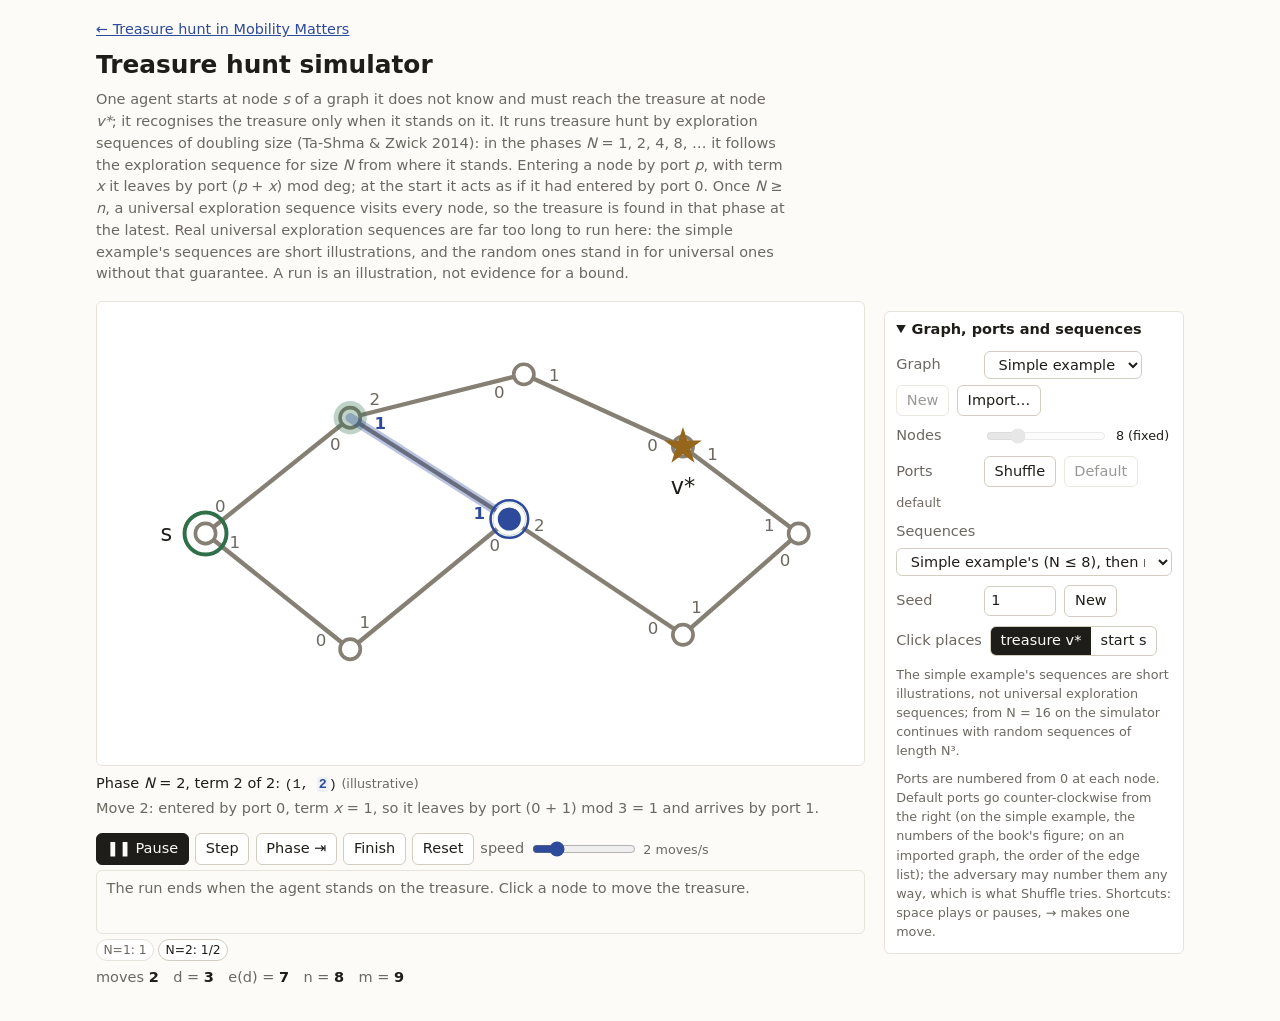
<file: sims/treasure-hunt/index.html>
<!doctype html>
<html lang="en">
<head>
<meta charset="utf-8">
<meta name="viewport" content="width=device-width, initial-scale=1">
<title>Treasure hunt simulator · Mobility Matters</title>
<meta name="description" content="A browser simulator of treasure hunt by exploration sequences of doubling size: one agent, a graph with port numbers, a treasure at an unknown node.">
<style>
  /* the atlas tokens (assets/style.css), copied so this page stands alone */
  :root {
    --bg: #fcfbf8; --bg-elev: #ffffff; --bg-sunken: #f4f2ed; --fg: #1f1d19; --muted: #6c6861;
    --line: #e7e3da; --line-strong: #d3cdc1; --accent: #2d4a9b; --accent-soft: #edf0f7;
    --tight: #2f6f4a; --tight-soft: #e6f1ea; --near: #96661c; --near-soft: #f8f0e0; --gap: #a83a35;
    --fig-ink: #857f74; --fig-faint: #dcd7cd;
    --sans: Inter, system-ui, -apple-system, "Segoe UI", sans-serif; --mono: ui-monospace, SFMono-Regular, Menlo, monospace;
    --radius: 8px; --radius-sm: 6px; color-scheme: light;
  }
  @media (prefers-color-scheme: dark) {
    :root:not([data-theme="light"]) {
      --bg: #16171a; --bg-elev: #1c1d21; --bg-sunken: #202227; --fg: #e6e3dc; --muted: #a29e96; --line: #2c2e34; --line-strong: #3d4048;
      --fig-ink: #7d818b; --fig-faint: #34373e; --accent: #a3b4ec; --accent-soft: #232a3d; --tight: #74cf9b; --tight-soft: #1d3327;
      --near: #e5b45e; --near-soft: #3a2f16; --gap: #f08a8a; color-scheme: dark;
    }
  }
  :root[data-theme="dark"] {
    --bg: #16171a; --bg-elev: #1c1d21; --bg-sunken: #202227; --fg: #e6e3dc; --muted: #a29e96; --line: #2c2e34; --line-strong: #3d4048;
    --fig-ink: #7d818b; --fig-faint: #34373e; --accent: #a3b4ec; --accent-soft: #232a3d; --tight: #74cf9b; --tight-soft: #1d3327;
    --near: #e5b45e; --near-soft: #3a2f16; --gap: #f08a8a; color-scheme: dark;
  }
  * { box-sizing: border-box; }
  html, body { margin: 0; }
  body { background: var(--bg); color: var(--fg); font: 14.5px/1.5 var(--sans); }
  body.embed { font-size: 12.5px; line-height: 1.45; }
  html.embed { overflow: hidden; }   /* the atlas page sizes the frame to the reported height */
  a { color: var(--accent); }
  .sim { max-width: 1120px; margin: 0 auto; padding: 1.2rem 16px 2rem; }
  body.embed .sim { padding: 0; }
  header h1 { font-size: 1.55rem; margin: .3rem 0 .4rem; }
  header p { max-width: 75ch; color: var(--muted); margin: .3rem 0 1rem; }
  .back { font-size: .9rem; }
  .layout { display: grid; grid-template-columns: minmax(0, 1fr) 300px; gap: 1.2rem; align-items: start; }
  body.embed .layout, .narrow .layout { display: block; }
  @media (max-width: 820px) { .layout { display: block; } }
  .stage svg { display: block; width: 100%; height: auto; background: var(--bg-elev); border: 1px solid var(--line); border-radius: var(--radius-sm); user-select: none; -webkit-user-select: none; touch-action: manipulation; }
  .lines { margin: .45rem 0 0; min-height: 3.6em; }
  .lines p { margin: 0 0 .15rem; }
  .muted { color: var(--muted); }
  .small { font-size: .88em; }
  .mono { font-family: var(--mono); font-size: .92em; }
  .seq b { color: var(--accent); background: var(--accent-soft); border-radius: 3px; padding: 0 .15em; }
  .controls { display: flex; flex-wrap: wrap; align-items: center; gap: .35rem .4rem; margin: .5rem 0 .3rem; }
  button, select, input[type=number] { font: inherit; color: var(--fg); background: var(--bg-elev); border: 1px solid var(--line-strong); border-radius: var(--radius-sm); padding: .25rem .6rem; }
  button { cursor: pointer; }
  button:hover:not(:disabled) { border-color: var(--fg); }
  button:disabled, select:disabled, input:disabled { opacity: .45; cursor: default; }
  button.primary { background: var(--fg); color: var(--bg); border-color: var(--fg); min-width: 4.6em; }
  .speed { display: inline-flex; align-items: center; gap: .35rem; color: var(--muted); }
  .speed input { width: 6.5rem; accent-color: var(--accent); }
  /* the result box is always there, so the height of the page (and of the frame that embeds it) stays steady */
  .result { margin: .3rem 0 0; padding: .45rem .6rem; border-radius: var(--radius-sm); border: 1px solid var(--line); color: var(--muted); min-height: 4.4em; }
  .result.done { background: var(--tight-soft); color: var(--fg); }
  body.embed .lines { min-height: 5.9em; }
  body.embed .result { min-height: 5.8em; }
  .phases { display: flex; flex-wrap: wrap; gap: .25rem; margin: .35rem 0 0; }
  .phases span { font-size: .85em; padding: .05rem .4rem; border: 1px solid var(--line); border-radius: 999px; color: var(--muted); background: var(--bg-elev); }
  .phases span.cur { color: var(--fg); border-color: var(--line-strong); }
  .phases span.hit { color: var(--tight); border-color: var(--tight); }
  .stats { display: flex; flex-wrap: wrap; gap: .2rem .9rem; margin: .35rem 0 0; color: var(--muted); }
  .stats b { color: var(--fg); font-weight: 600; }
  details.settings { margin: .6rem 0 0; border: 1px solid var(--line); border-radius: var(--radius-sm); background: var(--bg-elev); }
  details.settings summary { cursor: pointer; padding: .45rem .7rem; font-weight: 600; }
  .panel { padding: .2rem .7rem .7rem; display: grid; grid-template-columns: minmax(0, 1fr); gap: .55rem; }
  .panel select { max-width: 100%; min-width: 0; }
  .row { display: flex; flex-wrap: wrap; align-items: center; gap: .35rem .5rem; }
  .row > label:first-child { min-width: 5.5em; color: var(--muted); }
  .row input[type=range] { width: 7.5rem; accent-color: var(--accent); }
  .row input[type=number] { width: 5em; padding: .2rem .4rem; }
  .seg { display: inline-flex; border: 1px solid var(--line-strong); border-radius: var(--radius-sm); overflow: hidden; }
  .seg label { cursor: pointer; }
  .seg input { position: absolute; opacity: 0; pointer-events: none; }
  .seg input:checked + span { color: var(--bg); background: var(--fg); }
  .seg label span { display: inline-block; padding: .2rem .6rem; }
  .note { color: var(--muted); font-size: .88em; margin: 0; }
  .importbox { display: grid; gap: .4rem; padding: .55rem .6rem; border: 1px solid var(--line-strong); border-radius: var(--radius-sm); background: var(--bg-sunken); }
  .importbox[hidden] { display: none; }
  .importbox textarea { width: 100%; min-width: 0; resize: vertical; font: .9em/1.4 var(--mono); color: var(--fg); background: var(--bg-elev); border: 1px solid var(--line-strong); border-radius: var(--radius-sm); padding: .35rem .45rem; }
  #importMsg.err { color: var(--gap); }
  #importMsg.ok { color: var(--tight); }
  .full-link { margin: .45rem 0 0; }
  body:not(.embed) .embed-only, body.embed .full-only { display: none; }
  /* drawing */
  .edge { stroke: var(--fig-ink); stroke-width: .6; }
  .walk { stroke: var(--accent); stroke-width: 1.3; stroke-linecap: round; opacity: .32; }
  .lastmove { stroke: var(--accent); stroke-width: .9; }
  .node { fill: var(--bg-elev); stroke: var(--fig-ink); stroke-width: .5; pointer-events: none; }
  #dyn { pointer-events: none; }
  .seen { fill: var(--tight); opacity: .3; }
  .hit { fill: transparent; cursor: pointer; }
  .hit:hover + .node, .node.hover { stroke: var(--fg); stroke-width: .8; }
  .port { fill: var(--muted); font: 2.3px var(--sans); text-anchor: middle; dominant-baseline: central; pointer-events: none; }
  .port.used { fill: var(--accent); font-weight: 700; }
  .lab { fill: var(--fg); font: 3.1px var(--sans); text-anchor: middle; dominant-baseline: central; pointer-events: none; }
  .startring { fill: none; stroke: var(--tight); stroke-width: .55; }
  .star { fill: var(--near); pointer-events: none; }
  #agent { transition: transform var(--dur, .35s) ease; pointer-events: none; }
  #agent .body { fill: var(--accent); stroke: var(--bg-elev); stroke-width: .6; }
  #agent .halo { fill: none; stroke: var(--accent); stroke-width: .35; }
  @media (prefers-reduced-motion: reduce) { #agent { transition: none; } }
</style>
</head>
<body>
<main class="sim" id="sim">
  <header class="full-only">
    <a class="back" href="../../#/problem/treasure-hunt">← Treasure hunt in Mobility Matters</a>
    <h1>Treasure hunt simulator</h1>
    <p>One agent starts at node <i>s</i> of a graph it does not know and must reach the treasure at node <i>v*</i>; it recognises the treasure only when it stands on it. It runs treasure hunt by exploration sequences of doubling size (Ta-Shma &amp; Zwick 2014): in the phases <i>N</i> = 1, 2, 4, 8, … it follows the exploration sequence for size <i>N</i> from where it stands. Entering a node by port <i>p</i>, with term <i>x</i> it leaves by port (<i>p</i> + <i>x</i>) mod deg; at the start it acts as if it had entered by port 0. Once <i>N</i> ≥ <i>n</i>, a universal exploration sequence visits every node, so the treasure is found in that phase at the latest. Real universal exploration sequences are far too long to run here: the simple example's sequences are short illustrations, and the random ones stand in for universal ones without that guarantee. A run is an illustration, not evidence for a bound.</p>
  </header>
  <div class="layout">
    <div class="stage">
      <svg id="g" role="img" aria-label="The graph, the agent and the treasure"><g id="static"></g><g id="dyn"></g><g id="agent"><circle class="halo" r="2.6"></circle><circle class="body" r="1.9"></circle></g></svg>
      <div class="lines" aria-live="off">
        <p id="phase"></p>
        <p id="move" class="muted"></p>
      </div>
      <div class="controls">
        <button type="button" class="primary" id="play" aria-label="Play">▶ Play</button>
        <button type="button" id="step" title="One move (→)">Step</button>
        <button type="button" id="phaseBtn" title="Run to the end of this phase">Phase ⇥</button>
        <button type="button" id="finish" title="Run until the treasure is found">Finish</button>
        <button type="button" id="reset" title="Back to the start">Reset</button>
        <label class="speed"><span>speed</span><input id="speed" type="range" min="0" max="10" step="1" aria-label="Speed"><span id="speedLab" class="small"></span></label>
      </div>
      <div class="result" id="result" aria-live="polite"></div>
      <div class="phases" id="phases" aria-label="Moves made in each phase"></div>
      <div class="stats" id="stats"></div>
      <p class="full-link embed-only small"><a id="fullLink" href="./" target="_blank" rel="noopener">Open the simulator on its own page ↗</a></p>
    </div>
    <details class="settings" id="settings">
      <summary>Graph, ports and sequences</summary>
      <div class="panel">
        <div class="row"><label for="kind">Graph</label>
          <select id="kind"><option value="figure">Simple example</option><option value="ring">Ring</option><option value="grid">Grid</option><option value="tree">Random tree</option><option value="random">Random graph</option><option value="import">Imported graph</option></select>
          <button type="button" id="newGraph" title="Draw another graph of this kind">New</button>
          <button type="button" id="importOpen" aria-expanded="false" aria-controls="importBox">Import…</button></div>
        <div class="importbox" id="importBox" hidden>
          <label for="importText" class="note">Paste a graph as <span class="mono">n start u-v,u-v,…</span> (the import/export format of the MobileAutomata workbench): <i>n</i> nodes numbered 0 … <i>n</i> − 1, the start node, then the edges.</label>
          <textarea id="importText" rows="4" spellcheck="false" autocomplete="off" placeholder="8 0 0-1,0-2,1-3,1-4,3-5,4-5,2-6,6-7,7-5"></textarea>
          <div class="row"><button type="button" class="primary" id="importGo">Import</button><button type="button" id="importCancel">Cancel</button></div>
          <p class="note" id="importMsg" role="status"></p>
          <p class="note">Ports follow the order of the edges: at each node, port 0 is its first edge in the list, port 1 the next, and so on. The graph must be simple and connected, with at most 100 nodes; repeated edges are merged. The treasure starts on a node farthest from the start.</p>
        </div>
        <div class="row"><label for="n">Nodes</label><input id="n" type="range" min="4" max="30" step="1"><span id="nLab" class="small"></span></div>
        <div class="row"><label>Ports</label><button type="button" id="shuffle">Shuffle</button><button type="button" id="unshuffle">Default</button><span id="portLab" class="small muted"></span></div>
        <div class="row"><label for="seq">Sequences</label>
          <select id="seq"><option value="figure">Simple example's (N ≤ 8), then random N³</option><option value="n3">Random, length N³</option><option value="n2">Random, length N²</option></select></div>
        <div class="row"><label for="seed">Seed</label><input id="seed" type="number" min="1" step="1"><button type="button" id="newSeed">New</button></div>
        <div class="row"><label>Click places</label>
          <span class="seg" role="radiogroup"><label><input type="radio" name="place" value="treasure" checked><span>treasure v*</span></label><label><input type="radio" name="place" value="start"><span>start s</span></label></span></div>
        <p class="note" id="seqNote"></p>
        <p class="note">Ports are numbered from 0 at each node. Default ports go counter-clockwise from the right (on the simple example, the numbers of the book's figure; on an imported graph, the order of the edge list); the adversary may number them any way, which is what Shuffle tries. Shortcuts: space plays or pauses, → makes one move.</p>
      </div>
    </details>
  </div>
</main>
<script src="engine.js"></script>
<script>
(function () {
  'use strict';
  const E = window.THEngine;
  const Q = new URLSearchParams(location.search);
  const EMBED = Q.has('embed');
  const $ = id => document.getElementById(id);
  const svgNS = 'http://www.w3.org/2000/svg';
  const SPEEDS = [0.5, 1, 2, 4, 8, 16, 32, 64, 128, 512, 2048];
  const reduceMotion = !!(window.matchMedia && matchMedia('(prefers-reduced-motion: reduce)').matches);
  const clamp = (v, a, b) => Math.max(a, Math.min(b, v));
  const int = (k, d) => { const v = parseInt(Q.get(k), 10); return Number.isFinite(v) ? v : d; };
  if (EMBED) { document.body.classList.add('embed'); if (window.parent !== window) document.documentElement.classList.add('embed'); }

  /* ---------- theme: the atlas page's choice when embedded, else ?theme=, else the system ---------- */
  function applyTheme() {
    // same-origin parent: copy its explicit choice, or follow the system like it does (a ?theme= baked into
    // the frame's address would go stale when the system theme changes); otherwise use ?theme=
    let t = null, seesParent = false;
    try { if (window.parent !== window) { t = parent.document.documentElement.dataset.theme || null; seesParent = true; } } catch (e) { /* another origin */ }
    if (!seesParent && (Q.get('theme') === 'dark' || Q.get('theme') === 'light')) t = Q.get('theme');
    if (t) document.documentElement.dataset.theme = t; else delete document.documentElement.dataset.theme;
  }
  applyTheme();
  try { if (window.parent !== window) new MutationObserver(applyTheme).observe(parent.document.documentElement, { attributes: true, attributeFilter: ['data-theme'] }); } catch (e) {}

  /* ---------- state ---------- */
  const st = {
    kind: E.KINDS.includes(Q.get('graph')) ? Q.get('graph') : 'figure',
    n: clamp(int('n', 10), 4, 30), gseed: Math.max(1, int('gseed', 1)), pseed: Math.max(0, int('pseed', 0)),
    seq: E.SEQ_KINDS.includes(Q.get('seq')) ? Q.get('seq') : 'figure', seed: Math.max(1, int('seed', 1)),
    speed: clamp(int('speed', 2), 0, SPEEDS.length - 1),
    place: 'treasure', playing: false, loop: false, timer: null,
    importText: Q.get('g') || ''   // an imported graph, as canonical "n start u-v,..." text
  };
  let g, run, startQ = Q.get('start'), treasureQ = Q.get('treasure');

  function nodeOf(val, dflt) {
    if (val == null || val === '') return dflt;
    if (g.names && g.names.includes(val)) return g.names.indexOf(val);
    const k = parseInt(val, 10); return Number.isFinite(k) && k >= 0 && k < g.n ? k : dflt;
  }
  const nodeName = v => g.names ? g.names[v] : String(v);
  function farthest(s) { const d = E.distances(g, s); let best = 0; d.forEach((x, v) => { if (x >= d[best]) best = v; }); return best; }

  function buildGraph(keepEnds) {
    const old = g && keepEnds ? { s: run.start, t: run.treasure, n: g.n } : null;
    try { g = E.makeGraph({ kind: st.kind, n: st.n, gseed: st.gseed, pseed: st.pseed, text: st.importText }); }
    catch (err) {   // only an imported graph can fail (a bad ?g= in a link): say why and show the simple example
      showImportMsg(err.message, 'err'); openImport(true);
      st.kind = 'figure'; st.pseed = 0; startQ = treasureQ = null; g = E.makeGraph({ kind: 'figure' });
    }
    let s = nodeOf(startQ, g.start != null ? g.start : 0);
    let t = nodeOf(treasureQ, g.kind === 'figure' ? 5 : -1);
    if (old && old.n === g.n) { s = old.s; t = old.t; }
    if (t < 0 || t >= g.n) t = farthest(s);
    startQ = treasureQ = null;
    newRun(s, t);
    drawStatic();
  }
  function newRun(s, t) {
    stop();
    run = new E.Run(g, { start: s, treasure: t, seq: st.seq, seed: st.seed });
    render(true);
  }

  /* ---------- drawing ---------- */
  const svg = $('g'), stat = $('static'), dyn = $('dyn'), agent = $('agent');
  let H = 56, K = 1;   // K scales nodes and labels down when nodes are drawn close together (large imports)
  const X = p => p[0], Y = p => H - p[1];
  const el = (tag, attrs, text) => { const e = document.createElementNS(svgNS, tag); for (const k in attrs) e.setAttribute(k, attrs[k]); if (text != null) e.textContent = text; return e; };
  function portPos(v, q) {
    const a = g.pos[v], b = g.pos[g.ports[v][q].to];
    const dx = b[0] - a[0], dy = b[1] - a[1], L = Math.hypot(dx, dy) || 1, ux = dx / L, uy = dy / L;
    const along = Math.min(3.9 * Math.max(K, 0.5), L * 0.32);
    return [a[0] + ux * along - uy * 1.6 * K, a[1] + uy * along + ux * 1.6 * K];
  }
  function drawStatic() {
    const [W, h] = g.view; H = h;
    let minSep = Infinity;
    for (let i = 0; i < g.n; i++) for (let j = i + 1; j < g.n; j++) minSep = Math.min(minSep, Math.hypot(g.pos[i][0] - g.pos[j][0], g.pos[i][1] - g.pos[j][1]));
    K = Math.max(0.3, Math.min(1, minSep / 4.5));
    svg.setAttribute('viewBox', `-3 -4 ${W + 6} ${H + 8}`);
    stat.textContent = '';
    for (let v = 0; v < g.n; v++) g.ports[v].forEach(({ to }) => { if (v < to) stat.appendChild(el('line', { class: 'edge', x1: X(g.pos[v]), y1: Y(g.pos[v]), x2: X(g.pos[to]), y2: Y(g.pos[to]) })); });
    for (let v = 0; v < g.n; v++) g.ports[v].forEach((_, q) => { const p = portPos(v, q); stat.appendChild(el('text', { class: 'port', id: `pl-${v}-${q}`, x: X(p).toFixed(2), y: Y(p).toFixed(2), style: `font-size:${(2.3 * K).toFixed(2)}px` }, q)); });
    agent.querySelector('.halo').setAttribute('r', (2.6 * K).toFixed(2)); agent.querySelector('.body').setAttribute('r', (1.9 * K).toFixed(2));
    for (let v = 0; v < g.n; v++) {
      const hit = el('circle', { class: 'hit', cx: X(g.pos[v]), cy: Y(g.pos[v]), r: Math.max(1, Math.min(3.6, minSep / 2)).toFixed(2), 'data-v': v });
      const title = el('title', {}, `node ${nodeName(v)}, degree ${g.ports[v].length}: click to place the ${st.place === 'start' ? 'start s' : 'treasure v*'}`);
      hit.appendChild(title);
      stat.appendChild(hit);
      stat.appendChild(el('circle', { class: 'node', id: `nd-${v}`, cx: X(g.pos[v]), cy: Y(g.pos[v]), r: (1.4 * K).toFixed(2) }));
    }
    placeAgent(true);
  }
  function placeAgent(instant) {
    const p = g.pos[run.v];
    const speed = SPEEDS[st.speed];
    const dur = instant || reduceMotion ? 0 : (speed <= 8 ? Math.min(0.45, 0.75 / speed) : 0);
    agent.style.setProperty('--dur', dur + 's');
    agent.style.transform = `translate(${X(p)}px, ${Y(p)}px)`;
  }
  function star(x, y, r) {
    return Array.from({ length: 10 }, (_, i) => { const a = -Math.PI / 2 + i * Math.PI / 5, rr = i % 2 ? r * 0.5 : r * 1.3; return `${(x + rr * Math.cos(a)).toFixed(2)},${(y + rr * Math.sin(a)).toFixed(2)}`; }).join(' ');
  }
  // the label of s or v* goes on the side of the node away from its edges (below when that is balanced)
  function labelAt(v) {
    const p = g.pos[v]; let ax = 0, ay = 0;
    g.ports[v].forEach(({ to }) => { const q = g.pos[to], L = Math.hypot(q[0] - p[0], q[1] - p[1]) || 1; ax += (q[0] - p[0]) / L; ay += (q[1] - p[1]) / L; });
    let L = Math.hypot(ax, ay);
    if (L < 0.35) { ax = 0; ay = 1; L = 1; }
    const [W] = g.view, off = 5.4 * Math.max(K, 0.5), x = p[0] - ax / L * off, y = p[1] - ay / L * off;
    return [Math.max(1, Math.min(W - 1, x)), Math.max(-2, Math.min(H + 2, y))];
  }
  let usedPorts = [];
  function drawDynamic() {
    dyn.textContent = '';
    run.phaseNodes.forEach(v => dyn.appendChild(el('circle', { class: 'seen', cx: X(g.pos[v]), cy: Y(g.pos[v]), r: (2.3 * K).toFixed(2) })));
    run.phaseEdges.forEach((c, key) => { const [a, b] = key.split('-').map(Number); dyn.appendChild(el('line', { class: 'walk', x1: X(g.pos[a]), y1: Y(g.pos[a]), x2: X(g.pos[b]), y2: Y(g.pos[b]) })); });
    const s = g.pos[run.start], t = g.pos[run.treasure], ls = labelAt(run.start), lt = labelAt(run.treasure);
    const labStyle = `font-size:${(3.1 * Math.max(K, 0.6)).toFixed(2)}px`;
    dyn.appendChild(el('circle', { class: 'startring', cx: X(s), cy: Y(s), r: (2.9 * K).toFixed(2) }));
    dyn.appendChild(el('text', { class: 'lab', x: X(ls), y: Y(ls), style: labStyle }, 's'));
    dyn.appendChild(el('polygon', { class: 'star', points: star(X(t), Y(t), 2.1 * K) }));
    dyn.appendChild(el('text', { class: 'lab', x: X(lt), y: Y(lt), style: labStyle }, 'v*'));
    usedPorts.forEach(id => { const e = $(id); if (e) e.classList.remove('used'); });
    usedPorts = [];
    if (run.last) {
      const m = run.last;
      [`pl-${m.from}-${m.out}`, `pl-${m.to}-${m.back}`].forEach(id => { const e = $(id); if (e) { e.classList.add('used'); usedPorts.push(id); } });
    }
  }

  /* ---------- text ---------- */
  const fmtN = k => k.toLocaleString('en-US');
  function seqText(N, i, seq) {
    const len = seq.length;
    if (len <= 16) return '(' + Array.from({ length: len }, (_, j) => j === i ? `<b>${seq.term(j)}</b>` : seq.term(j)).join(', ') + ')';
    const a = Math.max(0, i - 4), b = Math.min(len, a + 9);
    return (a > 0 ? '(…, ' : '(') + Array.from({ length: b - a }, (_, j) => a + j === i ? `<b>${seq.term(a + j)}</b>` : seq.term(a + j)).join(', ') + (b < len ? ', …)' : ')');
  }
  function renderText() {
    const N = run.N, len = run.seq.length;
    let phase;
    if (run.found) phase = `Phase <i>N</i> = ${run.foundPhase}: the agent stands on the treasure.`;
    else if (run.stopped) phase = `Stopped after ${fmtN(run.moves)} moves.`;
    else phase = `Phase <i>N</i> = ${N}, term ${fmtN(run.i + 1)} of ${fmtN(len)}: <span class="seq mono">${seqText(N, run.i, run.seq)}</span>` + (run.seq.illustrative ? ' <span class="muted small">(illustrative)</span>' : '');
    if (run.moves === 0 && !run.found) phase = `Start: the agent is at <i>s</i>; the treasure is at <i>v*</i>, which it does not know. ` + phase;
    $('phase').innerHTML = phase;
    const m = run.last;
    $('move').innerHTML = m ? `Move ${fmtN(run.moves)}: entered by port ${m.p}${run.moves === 1 ? ' (the start counts as port 0)' : ''}, term <i>x</i> = ${m.x}, so it leaves by port (${m.p} + ${m.x}) mod ${m.deg} = ${m.out} and arrives by port ${m.back}.` : 'No move yet.';
    // phases
    $('phases').innerHTML = run.log.map((L, j) => {
      const last = j === run.log.length - 1, hit = last && run.found;
      return `<span class="${hit ? 'hit' : last ? 'cur' : ''}" title="phase N = ${L.N}: ${L.moves} of ${L.len} moves">N=${L.N}: ${fmtN(L.moves)}${L.moves < L.len && !last ? '' : last && !run.done() ? '/' + fmtN(L.len) : ''}</span>`;
    }).join('');
    $('stats').innerHTML = `<span>moves <b>${fmtN(run.moves)}</b></span><span title="distance from s to the treasure">d = <b>${run.d}</b></span><span title="edges with an endpoint at distance less than d from s">e(d) = <b>${run.ed}</b></span><span title="nodes">n = <b>${g.n}</b></span><span title="edges">m = <b>${g.m}</b></span>`;
    const R = $('result');
    if (run.found) {
      const G = run.guaranteedPhase();
      let msg = run.moves === 0 ? 'The treasure is at the start: found with 0 moves.' : `Found the treasure in phase <i>N</i> = ${run.foundPhase} after <b>${fmtN(run.moves)}</b> move${run.moves === 1 ? '' : 's'}.`;
      if (run.moves > 0) msg += ` The algorithm does not use the distance <i>d</i> = ${run.d}: a universal exploration sequence is sure to reach the treasure only from the phase <i>N</i> = ${G}, the first with <i>N</i> ≥ <i>n</i> = ${g.n}.`;
      if (run.foundPhase > G) msg += st.seq === 'figure' && G <= 8
        ? ` Phase <i>N</i> = ${G} did not reach it: the simple example's sequences are short illustrations, not universal exploration sequences.`
        : ` Phase <i>N</i> = ${G} did not reach it: a random sequence is not guaranteed to be universal.`;
      R.innerHTML = msg; R.classList.add('done');
    } else if (run.stopped) { R.innerHTML = `Stopped after ${fmtN(E.MAX_MOVES)} moves without finding the treasure.`; R.classList.add('done'); }
    else { R.textContent = 'The run ends when the agent stands on the treasure. Click a node to move the treasure.'; R.classList.remove('done'); }
    svg.setAttribute('aria-label', `Graph with ${g.n} nodes; the agent is at node ${nodeName(run.v)}; the treasure is at node ${nodeName(run.treasure)}${run.found ? ' and has been found' : ''}.`);
  }
  function renderControls() {
    const over = run.done();
    $('play').innerHTML = st.playing ? '❚❚ Pause' : (over ? '▶ Replay' : '▶ Play');
    $('play').setAttribute('aria-label', st.playing ? 'Pause' : 'Play');
    ['step', 'phaseBtn', 'finish'].forEach(id => { $(id).disabled = over; });
    $('speed').value = st.speed; $('speedLab').textContent = SPEEDS[st.speed] < 1 ? '1 move / 2 s' : `${SPEEDS[st.speed]} moves/s`;
    $('kind').value = st.kind;
    $('n').value = st.n; $('n').disabled = st.kind === 'figure' || st.kind === 'import';
    $('nLab').textContent = st.kind === 'figure' ? '8 (fixed)' : st.kind === 'import' ? `${g.n} (imported)` : (st.kind === 'grid' ? `${g.n} (grid)` : String(g.n));
    $('newGraph').disabled = !(st.kind === 'tree' || st.kind === 'random');
    $('portLab').textContent = st.pseed ? `shuffled (#${st.pseed})` : st.kind === 'import' ? 'in the order of the edge list' : 'default';
    $('unshuffle').disabled = !st.pseed;
    $('seq').value = st.seq; $('seed').value = st.seed;
    $('seqNote').textContent = st.seq === 'figure'
      ? 'The simple example\'s sequences are short illustrations, not universal exploration sequences; from N = 16 on the simulator continues with random sequences of length N³.'
      : `Each term is drawn at random from 0 … N − 1 (seeded). A random sequence of this length stands in for a universal exploration sequence; it is not guaranteed to visit every node.`;
    $('fullLink').href = './?' + query(false);
    if (!EMBED) history.replaceState(null, '', '?' + query(false));
  }
  function query(embed) {
    const q = new URLSearchParams();
    q.set('graph', st.kind);
    if (st.kind === 'import') q.set('g', st.importText); else if (st.kind !== 'figure') q.set('n', st.n);
    if (st.kind === 'tree' || st.kind === 'random') q.set('gseed', st.gseed);
    if (st.pseed) q.set('pseed', st.pseed);
    q.set('seq', st.seq); q.set('seed', st.seed);
    q.set('start', nodeName(run.start)); q.set('treasure', nodeName(run.treasure)); q.set('speed', st.speed);
    return q.toString();
  }
  function render(instant) { drawDynamic(); placeAgent(instant); renderText(); renderControls(); postHeight(); }

  /* ---------- playing ---------- */
  let raf = null, lastT = 0, acc = 0;
  function frame(t) {
    raf = null;
    if (!st.playing) return;
    const dt = Math.min(0.25, (t - lastT) / 1000); lastT = t;
    acc += dt * SPEEDS[st.speed];
    let k = Math.min(Math.floor(acc), 20000); acc -= Math.floor(acc);
    let moved = false;
    while (k-- > 0 && run.step()) moved = true;
    if (moved) render(SPEEDS[st.speed] > 8);
    if (run.done()) { finishedPlaying(); return; }
    raf = requestAnimationFrame(frame);
  }
  function play() {
    if (run.done()) { run.reset(); render(true); }
    st.playing = true; acc = 1;   // the first move comes at once
    lastT = performance.now(); renderControls();
    if (!raf) raf = requestAnimationFrame(frame);
  }
  function stop() { st.playing = false; if (raf) cancelAnimationFrame(raf); raf = null; clearTimeout(st.timer); if (run) renderControls(); }
  function finishedPlaying() {
    st.playing = false; render(false);
    // embedded and untouched: start again after a pause, like the animation it replaces
    if (st.loop) st.timer = setTimeout(() => { if (st.loop) { run.reset(); render(true); setTimeout(() => st.loop && play(), 900); } }, 5000);
  }
  function userAction() { st.loop = false; clearTimeout(st.timer); }
  function runUntil(pred) {
    stop();
    // in slices, so a long run does not freeze the page
    const slice = () => {
      let k = 200000, mv;
      while (k-- > 0 && (mv = run.step())) if (pred(mv)) { render(true); return; }
      if (run.done()) { render(true); return; }
      render(true); setTimeout(slice, 0);
    };
    slice();
  }

  /* ---------- events ---------- */
  $('play').addEventListener('click', () => { userAction(); st.playing ? stop() : play(); });
  $('step').addEventListener('click', () => { userAction(); stop(); if (run.step()) render(false); });
  $('phaseBtn').addEventListener('click', () => { userAction(); runUntil(mv => mv.phaseEnded); });
  $('finish').addEventListener('click', () => { userAction(); runUntil(() => false); });
  $('reset').addEventListener('click', () => { userAction(); stop(); run.reset(); render(true); });
  $('speed').addEventListener('input', e => { userAction(); st.speed = +e.target.value; renderControls(); });
  $('kind').addEventListener('change', e => {
    userAction();
    // "Imported graph" before anything was imported: open the import box instead
    if (e.target.value === 'import' && !st.importText) { e.target.value = st.kind; openImport(true); $('importText').focus(); return; }
    st.kind = e.target.value; st.pseed = 0; buildGraph(false);
  });
  /* ---------- import ---------- */
  function showImportMsg(msg, cls) { const m = $('importMsg'); m.textContent = msg; m.className = 'note' + (cls ? ' ' + cls : ''); }
  function openImport(on) {
    $('importBox').hidden = !on; $('importOpen').setAttribute('aria-expanded', on ? 'true' : 'false');
    if (on) { $('settings').open = true; if (!$('importText').value && st.importText) $('importText').value = st.importText; }
    postHeight();
  }
  function doImport() {
    let P;
    try { P = E.parseGraphText($('importText').value); } catch (err) { showImportMsg(err.message, 'err'); return; }
    userAction();
    st.kind = 'import'; st.importText = P.text; st.pseed = 0; startQ = treasureQ = null;
    buildGraph(false);
    showImportMsg(`Imported ${P.n} nodes and ${P.edges.length} edges${P.repeated ? ` (${P.repeated} repeated edge${P.repeated > 1 ? 's' : ''} merged)` : ''}. The agent starts at node ${P.start}; the treasure is at node ${run.treasure}, at distance ${run.d}.`, 'ok');
  }
  $('importOpen').addEventListener('click', () => { const on = $('importBox').hidden; openImport(on); if (on) $('importText').focus(); });
  $('importGo').addEventListener('click', doImport);
  $('importCancel').addEventListener('click', () => openImport(false));
  $('importText').addEventListener('keydown', e => { if (e.key === 'Enter' && (e.ctrlKey || e.metaKey)) { e.preventDefault(); doImport(); } });
  $('n').addEventListener('input', e => { st.n = +e.target.value; $('nLab').textContent = st.n; });
  $('n').addEventListener('change', () => { userAction(); buildGraph(false); });
  $('newGraph').addEventListener('click', () => { userAction(); st.gseed++; buildGraph(false); });
  $('shuffle').addEventListener('click', () => { userAction(); st.pseed = (st.pseed % 997) + 1 + Math.floor(Math.random() * 50); buildGraph(true); });
  $('unshuffle').addEventListener('click', () => { userAction(); st.pseed = 0; buildGraph(true); });
  $('seq').addEventListener('change', e => { userAction(); st.seq = e.target.value; newRun(run.start, run.treasure); });
  $('seed').addEventListener('change', e => { userAction(); st.seed = Math.max(1, parseInt(e.target.value, 10) || 1); newRun(run.start, run.treasure); });
  $('newSeed').addEventListener('click', () => { userAction(); st.seed++; newRun(run.start, run.treasure); });
  document.querySelectorAll('input[name=place]').forEach(r => r.addEventListener('change', e => { st.place = e.target.value; drawStatic(); render(true); }));
  svg.addEventListener('click', e => {
    const v = e.target.getAttribute && e.target.getAttribute('data-v'); if (v == null) return;
    userAction();
    const k = +v;
    if (st.place === 'start') newRun(k, run.treasure); else newRun(run.start, k);
  });
  document.addEventListener('keydown', e => {
    if (e.target.closest && e.target.closest('input, select, textarea, button, summary, a')) return;
    if (e.key === ' ') { e.preventDefault(); $('play').click(); }
    else if (e.key === 'ArrowRight') { e.preventDefault(); $('step').click(); }
  });
  $('settings').addEventListener('toggle', postHeight);

  /* ---------- height for the atlas page that embeds this one ---------- */
  function postHeight() {
    if (window.parent === window) return;
    try { parent.postMessage({ type: 'mm-sim-height', h: Math.ceil(document.documentElement.getBoundingClientRect().height) }, '*'); } catch (e) {}
  }
  if (window.ResizeObserver) new ResizeObserver(postHeight).observe(document.body);
  window.addEventListener('load', postHeight);

  /* ---------- start ---------- */
  if (!EMBED) $('settings').open = true;
  buildGraph(false);
  const autoplay = Q.get('autoplay') !== '0' && !reduceMotion;
  if (autoplay) { st.loop = EMBED; setTimeout(play, EMBED ? 700 : 400); }
})();
</script>
</body>
</html>
</file>
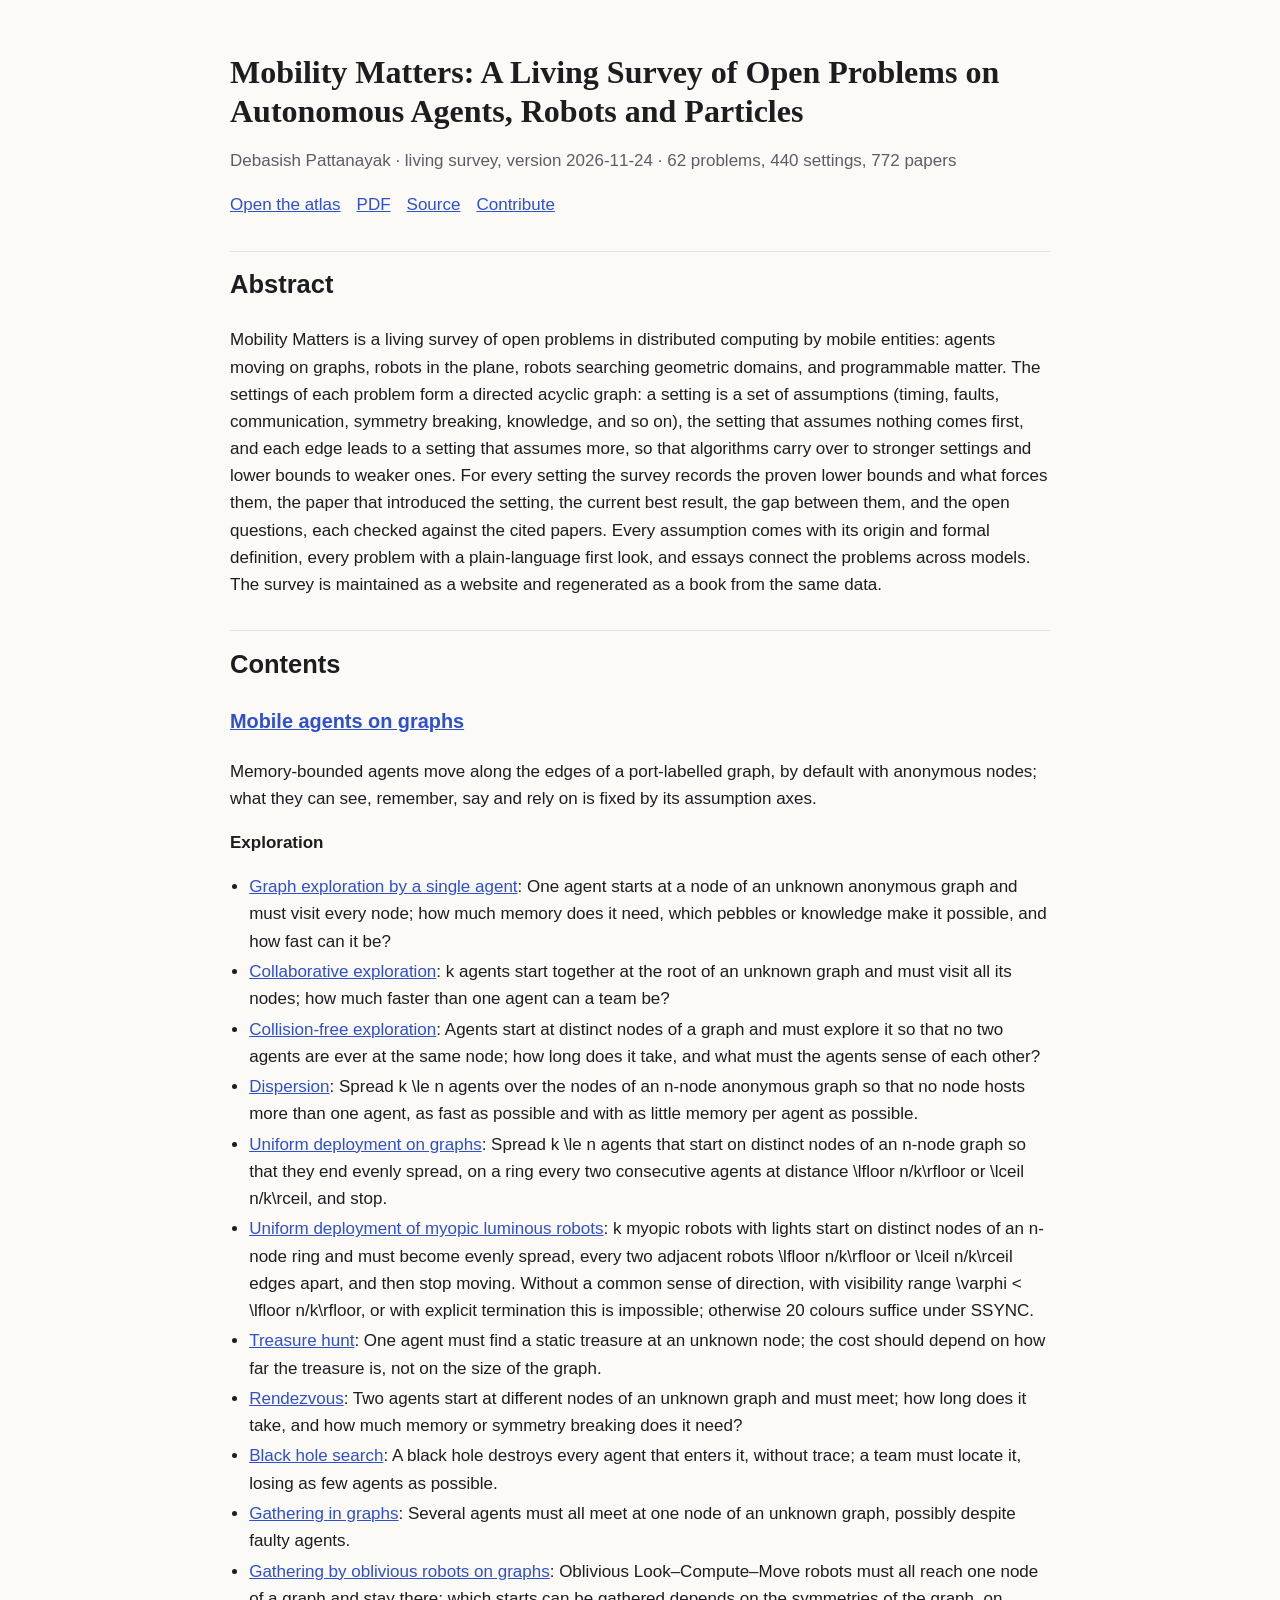
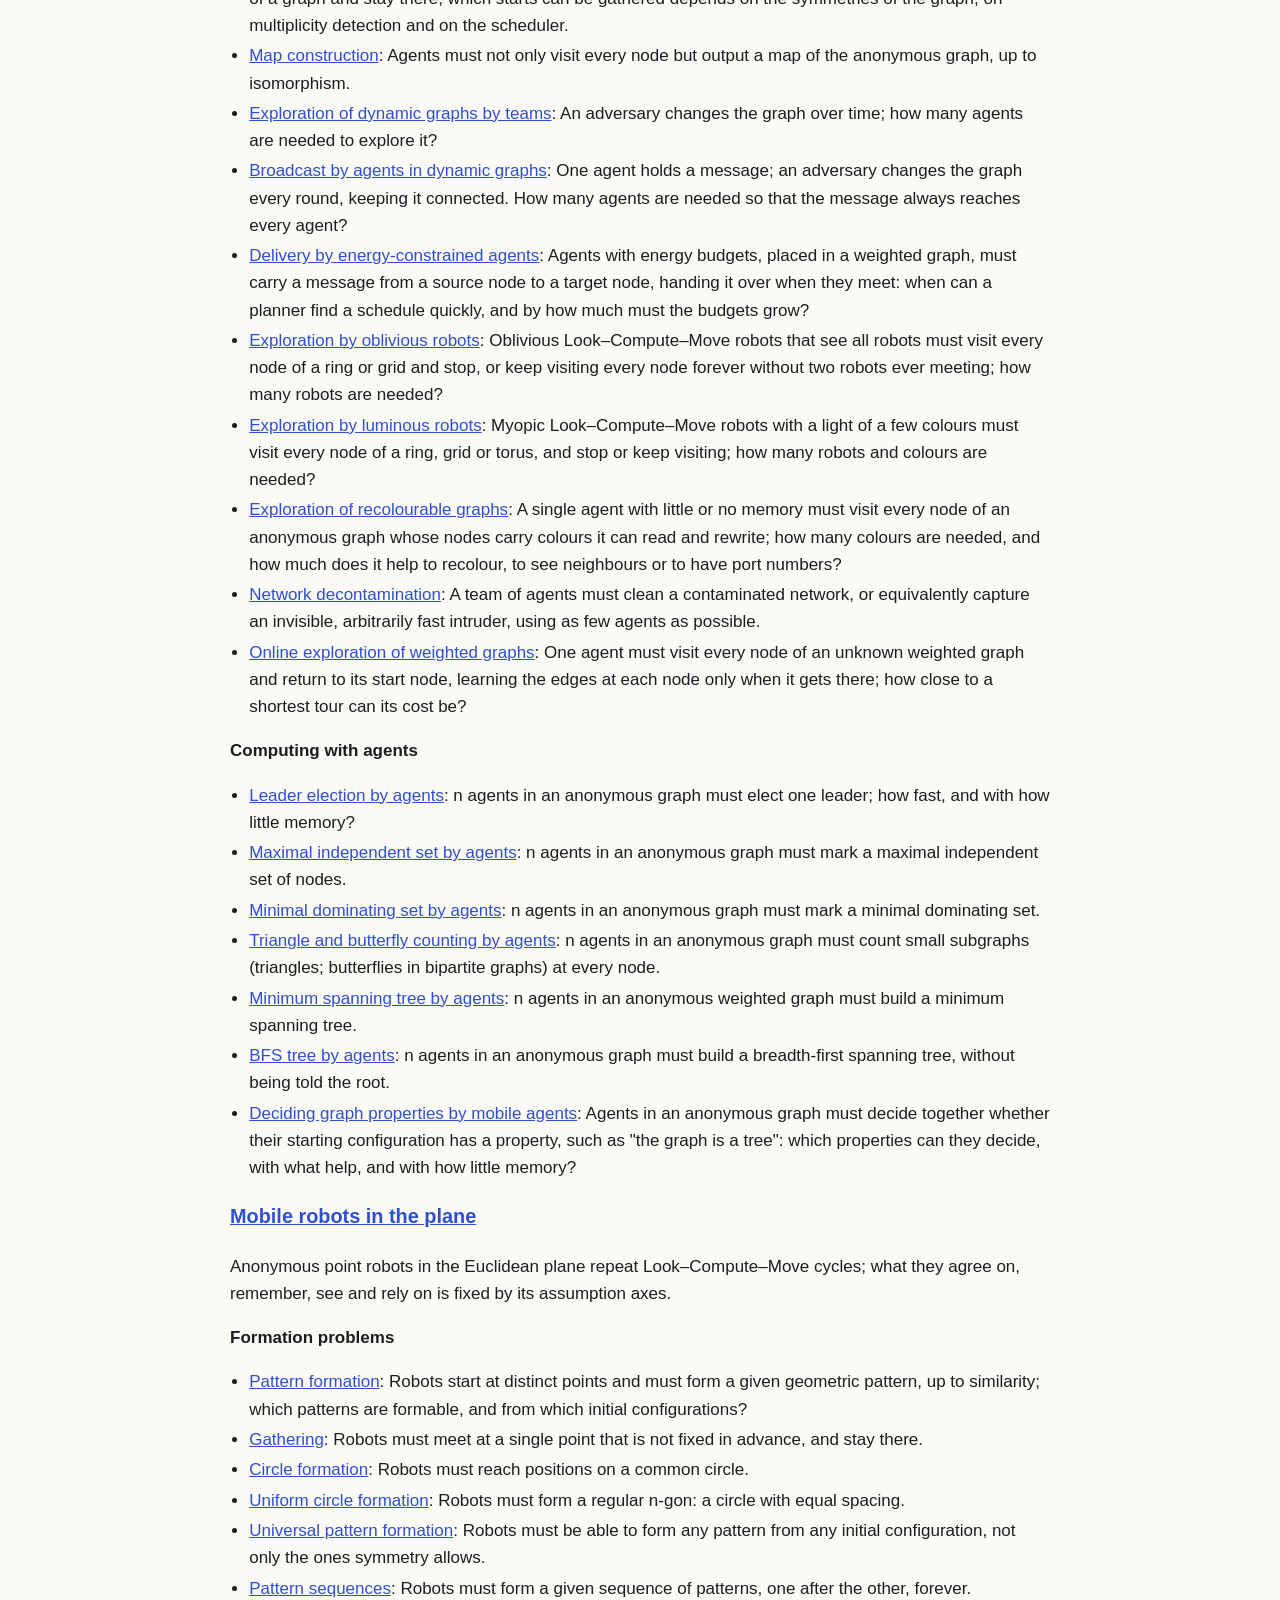
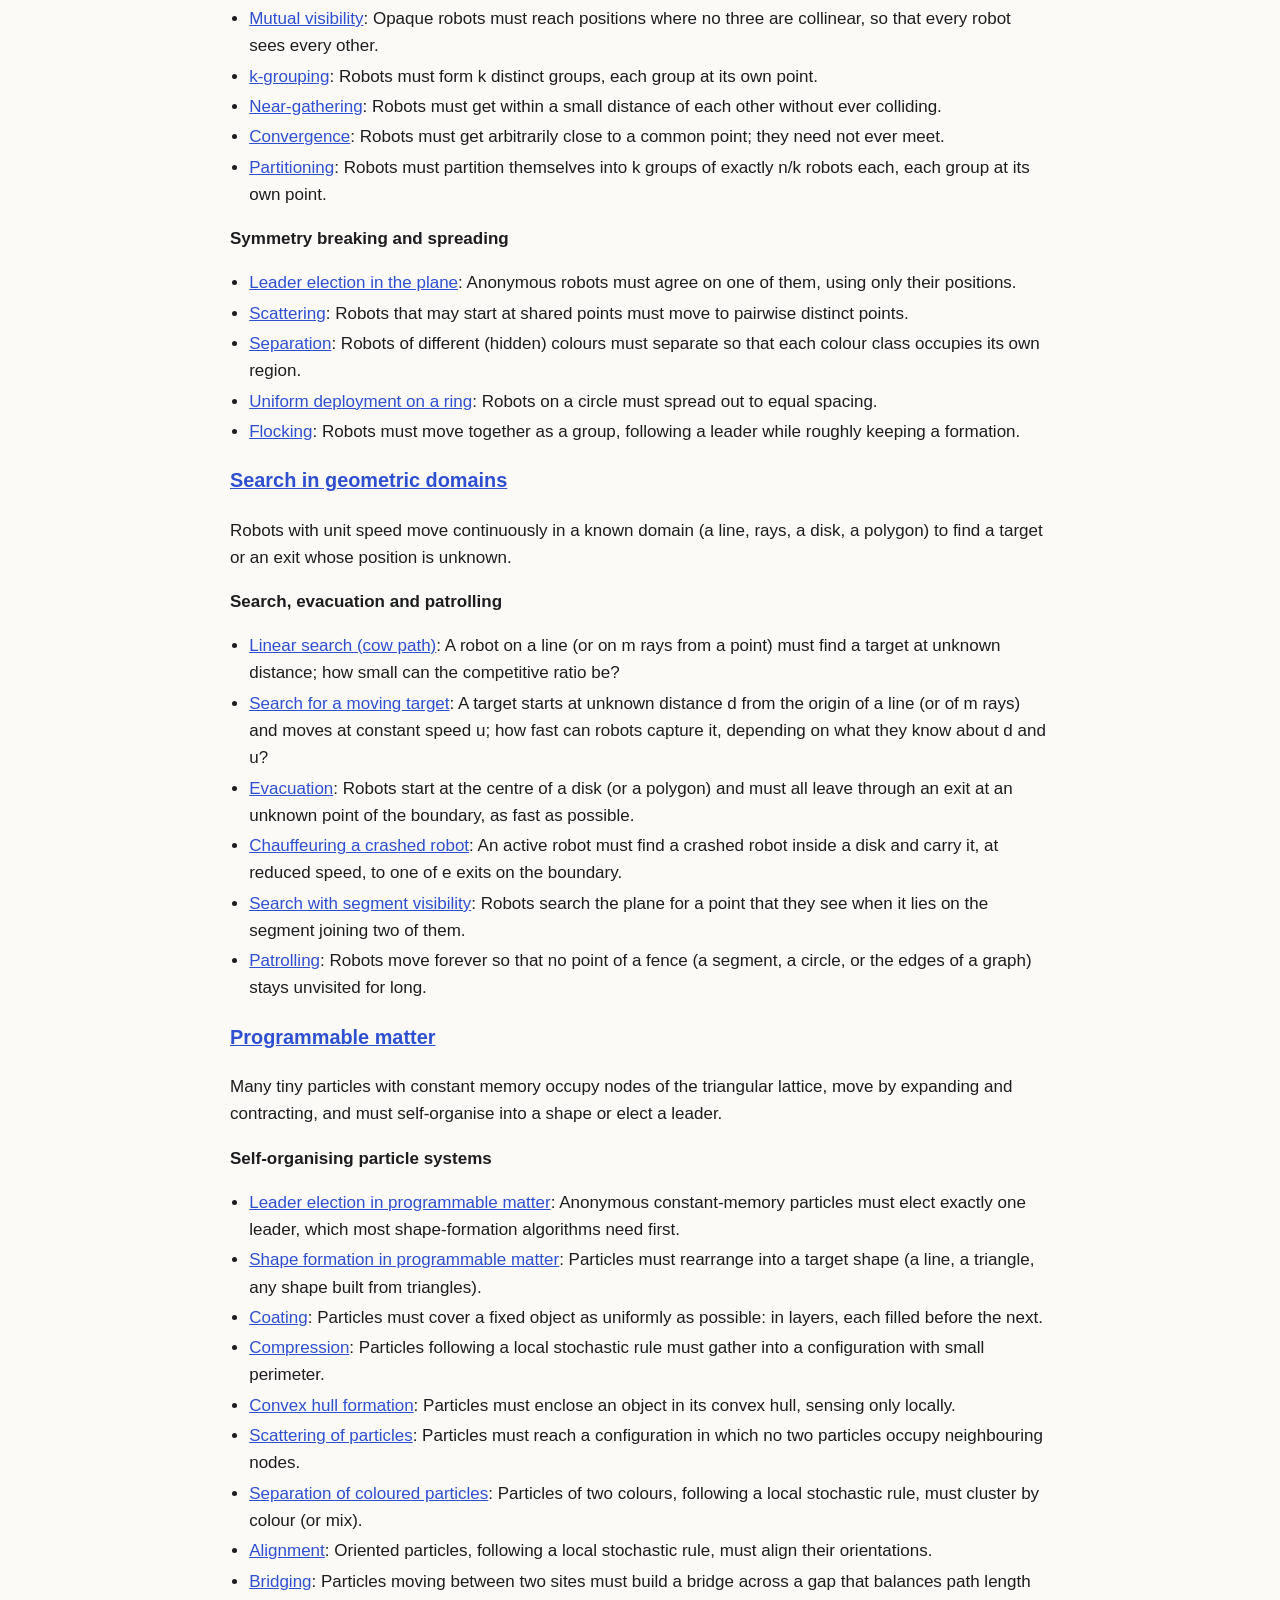
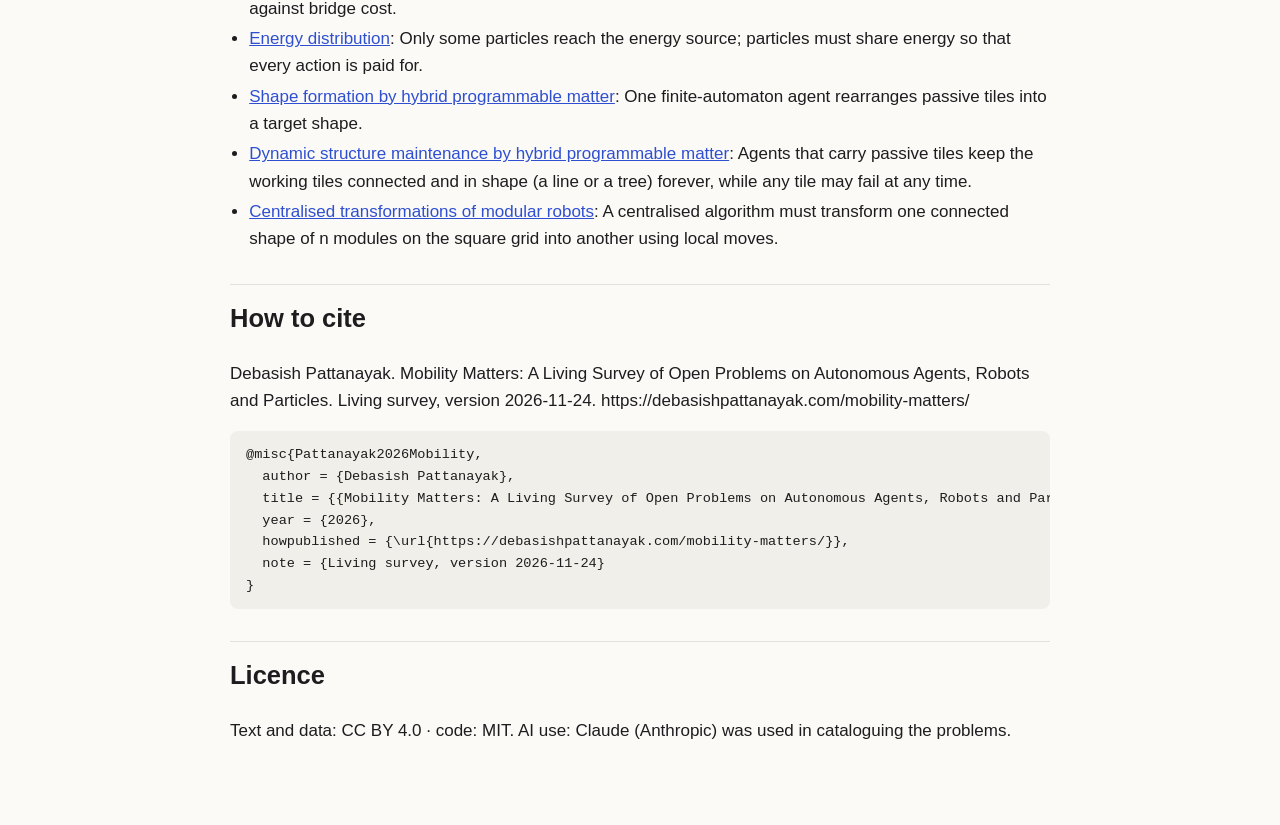
<file: about.html>
<!doctype html>
<html lang="en">
<head>
  <meta charset="utf-8">
  <meta name="viewport" content="width=device-width, initial-scale=1">
  <title>Mobility Matters: A Living Survey of Open Problems on Autonomous Agents, Robots and Particles</title>
  <meta name="description" content="Mobility Matters is a living survey of open problems in distributed computing by mobile entities: agents moving on graphs, robots in the plane, robots searching geometric domains, and programmable matter. The settings of each problem form a directed acyclic graph: a setting is a set of assumptions (">
  <meta name="citation_title" content="Mobility Matters: A Living Survey of Open Problems on Autonomous Agents, Robots and Particles">
  <meta name="citation_author" content="Debasish Pattanayak">
  <meta name="citation_publication_date" content="2026/11/24">
  <meta name="citation_online_date" content="2026/11/24">
  <meta name="citation_publisher" content="Mobility Matters (living survey)">
  <meta name="citation_language" content="en">
  <meta name="citation_abstract_html_url" content="https://debasishpattanayak.com/mobility-matters/about.html">
  <meta name="citation_public_url" content="https://debasishpattanayak.com/mobility-matters/">
  <meta name="citation_pdf_url" content="https://debasishpattanayak.com/mobility-matters/mobility-matters.pdf">
  <meta name="citation_keywords" content="mobile agents; mobile robots; programmable matter; distributed computing; open problems; survey">
  <meta name="DC.title" content="Mobility Matters: A Living Survey of Open Problems on Autonomous Agents, Robots and Particles">
  <meta name="DC.creator" content="Debasish Pattanayak">
  <meta name="DC.date" content="2026-11-24">
  <meta name="DC.rights" content="Text and data: CC BY 4.0 · code: MIT">
  <meta name="DC.type" content="Text">
  <meta property="og:type" content="article">
  <meta property="og:title" content="Mobility Matters: A Living Survey of Open Problems on Autonomous Agents, Robots and Particles">
  <meta property="og:url" content="https://debasishpattanayak.com/mobility-matters/about.html">
  <link rel="icon" href="assets/favicon.svg" type="image/svg+xml">
  <link rel="canonical" href="https://debasishpattanayak.com/mobility-matters/about.html">
  <style>
    :root { --bg: #fbfaf7; --fg: #1d1d1f; --muted: #5d5d63; --accent: #2f4fd1; --line: #e3e1db; --code: #f1efe9; }
    @media (prefers-color-scheme: dark) { :root { --bg: #141416; --fg: #e9e9ec; --muted: #a3a3ab; --accent: #8ea2ff; --line: #2c2c31; --code: #1e1e22; } }
    body { background: var(--bg); color: var(--fg); font: 17px/1.6 -apple-system, BlinkMacSystemFont, "Segoe UI", sans-serif; max-width: 820px; margin: 0 auto; padding: 2rem 16px 4rem; }
    h1 { font-family: Georgia, serif; font-size: 2rem; line-height: 1.2; margin-bottom: .3rem; }
    h2 { margin-top: 2rem; border-top: 1px solid var(--line); padding-top: .8rem; } h4 { margin: 1rem 0 .2rem; }
    a { color: var(--accent); } .muted { color: var(--muted); } ul { padding-left: 1.2rem; } li { margin: .2rem 0; }
    pre { background: var(--code); padding: .8rem 1rem; border-radius: 8px; overflow-x: auto; font-size: .85rem; }
    .links a { margin-right: 1rem; white-space: nowrap; }
  </style>
</head>
<body>
  <h1>Mobility Matters: A Living Survey of Open Problems on Autonomous Agents, Robots and Particles</h1>
  <p class="muted">Debasish Pattanayak · living survey, version 2026-11-24 · 62 problems, 440 settings, 772 papers</p>
  <p class="links"><a href="./">Open the atlas</a><a href="mobility-matters.pdf">PDF</a><a href="https://github.com/drdebmath/mobility-matters">Source</a><a href="https://github.com/drdebmath/mobility-matters/issues/new/choose">Contribute</a></p>
  <h2>Abstract</h2>
  <p>Mobility Matters is a living survey of open problems in distributed computing by mobile entities: agents moving on graphs, robots in the plane, robots searching geometric domains, and programmable matter. The settings of each problem form a directed acyclic graph: a setting is a set of assumptions (timing, faults, communication, symmetry breaking, knowledge, and so on), the setting that assumes nothing comes first, and each edge leads to a setting that assumes more, so that algorithms carry over to stronger settings and lower bounds to weaker ones. For every setting the survey records the proven lower bounds and what forces them, the paper that introduced the setting, the current best result, the gap between them, and the open questions, each checked against the cited papers. Every assumption comes with its origin and formal definition, every problem with a plain-language first look, and essays connect the problems across models. The survey is maintained as a website and regenerated as a book from the same data.</p>
  <h2>Contents</h2>
  <h3><a href="model/mobile-agents-on-graphs/">Mobile agents on graphs</a></h3><p>Memory-bounded agents move along the edges of a port-labelled graph, by default with anonymous nodes; what they can see, remember, say and rely on is fixed by its assumption axes.</p><h4>Exploration</h4><ul><li><a href="problem/exploration/">Graph exploration by a single agent</a>: One agent starts at a node of an unknown anonymous graph and must visit every node; how much memory does it need, which pebbles or knowledge make it possible, and how fast can it be?</li><li><a href="problem/collaborative-exploration/">Collaborative exploration</a>: k agents start together at the root of an unknown graph and must visit all its nodes; how much faster than one agent can a team be?</li><li><a href="problem/collision-free-exploration/">Collision-free exploration</a>: Agents start at distinct nodes of a graph and must explore it so that no two agents are ever at the same node; how long does it take, and what must the agents sense of each other?</li><li><a href="problem/dispersion/">Dispersion</a>: Spread k \le n agents over the nodes of an n-node anonymous graph so that no node hosts more than one agent, as fast as possible and with as little memory per agent as possible.</li><li><a href="problem/uniform-deployment-graphs/">Uniform deployment on graphs</a>: Spread k \le n agents that start on distinct nodes of an n-node graph so that they end evenly spread, on a ring every two consecutive agents at distance \lfloor n/k\rfloor or \lceil n/k\rceil, and stop.</li><li><a href="problem/uniform-deployment-myopic/">Uniform deployment of myopic luminous robots</a>: k myopic robots with lights start on distinct nodes of an n-node ring and must become evenly spread, every two adjacent robots \lfloor n/k\rfloor or \lceil n/k\rceil edges apart, and then stop moving. Without a common sense of direction, with visibility range \varphi &lt; \lfloor n/k\rfloor, or with explicit termination this is impossible; otherwise 20 colours suffice under SSYNC.</li><li><a href="problem/treasure-hunt/">Treasure hunt</a>: One agent must find a static treasure at an unknown node; the cost should depend on how far the treasure is, not on the size of the graph.</li><li><a href="problem/rendezvous/">Rendezvous</a>: Two agents start at different nodes of an unknown graph and must meet; how long does it take, and how much memory or symmetry breaking does it need?</li><li><a href="problem/black-hole-search/">Black hole search</a>: A black hole destroys every agent that enters it, without trace; a team must locate it, losing as few agents as possible.</li><li><a href="problem/gathering-graphs/">Gathering in graphs</a>: Several agents must all meet at one node of an unknown graph, possibly despite faulty agents.</li><li><a href="problem/gathering-oblivious-graphs/">Gathering by oblivious robots on graphs</a>: Oblivious Look–Compute–Move robots must all reach one node of a graph and stay there; which starts can be gathered depends on the symmetries of the graph, on multiplicity detection and on the scheduler.</li><li><a href="problem/map-construction/">Map construction</a>: Agents must not only visit every node but output a map of the anonymous graph, up to isomorphism.</li><li><a href="problem/dynamic-exploration/">Exploration of dynamic graphs by teams</a>: An adversary changes the graph over time; how many agents are needed to explore it?</li><li><a href="problem/broadcast-agents/">Broadcast by agents in dynamic graphs</a>: One agent holds a message; an adversary changes the graph every round, keeping it connected. How many agents are needed so that the message always reaches every agent?</li><li><a href="problem/energy-delivery/">Delivery by energy-constrained agents</a>: Agents with energy budgets, placed in a weighted graph, must carry a message from a source node to a target node, handing it over when they meet: when can a planner find a schedule quickly, and by how much must the budgets grow?</li><li><a href="problem/oblivious-exploration/">Exploration by oblivious robots</a>: Oblivious Look–Compute–Move robots that see all robots must visit every node of a ring or grid and stop, or keep visiting every node forever without two robots ever meeting; how many robots are needed?</li><li><a href="problem/exploration-luminous/">Exploration by luminous robots</a>: Myopic Look–Compute–Move robots with a light of a few colours must visit every node of a ring, grid or torus, and stop or keep visiting; how many robots and colours are needed?</li><li><a href="problem/exploration-recolourable/">Exploration of recolourable graphs</a>: A single agent with little or no memory must visit every node of an anonymous graph whose nodes carry colours it can read and rewrite; how many colours are needed, and how much does it help to recolour, to see neighbours or to have port numbers?</li><li><a href="problem/decontamination/">Network decontamination</a>: A team of agents must clean a contaminated network, or equivalently capture an invisible, arbitrarily fast intruder, using as few agents as possible.</li><li><a href="problem/online-exploration/">Online exploration of weighted graphs</a>: One agent must visit every node of an unknown weighted graph and return to its start node, learning the edges at each node only when it gets there; how close to a shortest tour can its cost be?</li></ul><h4>Computing with agents</h4><ul><li><a href="problem/leader-election-agents/">Leader election by agents</a>: n agents in an anonymous graph must elect one leader; how fast, and with how little memory?</li><li><a href="problem/mis-agents/">Maximal independent set by agents</a>: n agents in an anonymous graph must mark a maximal independent set of nodes.</li><li><a href="problem/mds-agents/">Minimal dominating set by agents</a>: n agents in an anonymous graph must mark a minimal dominating set.</li><li><a href="problem/subgraph-counting-agents/">Triangle and butterfly counting by agents</a>: n agents in an anonymous graph must count small subgraphs (triangles; butterflies in bipartite graphs) at every node.</li><li><a href="problem/mst-agents/">Minimum spanning tree by agents</a>: n agents in an anonymous weighted graph must build a minimum spanning tree.</li><li><a href="problem/bfs-agents/">BFS tree by agents</a>: n agents in an anonymous graph must build a breadth-first spanning tree, without being told the root.</li><li><a href="problem/deciding-agents/">Deciding graph properties by mobile agents</a>: Agents in an anonymous graph must decide together whether their starting configuration has a property, such as &quot;the graph is a tree&quot;: which properties can they decide, with what help, and with how little memory?</li></ul><h3><a href="model/mobile-robots-in-the-plane/">Mobile robots in the plane</a></h3><p>Anonymous point robots in the Euclidean plane repeat Look–Compute–Move cycles; what they agree on, remember, see and rely on is fixed by its assumption axes.</p><h4>Formation problems</h4><ul><li><a href="problem/pattern-formation/">Pattern formation</a>: Robots start at distinct points and must form a given geometric pattern, up to similarity; which patterns are formable, and from which initial configurations?</li><li><a href="problem/gathering/">Gathering</a>: Robots must meet at a single point that is not fixed in advance, and stay there.</li><li><a href="problem/circle-formation/">Circle formation</a>: Robots must reach positions on a common circle.</li><li><a href="problem/uniform-circle-formation/">Uniform circle formation</a>: Robots must form a regular n-gon: a circle with equal spacing.</li><li><a href="problem/universal-pattern-formation/">Universal pattern formation</a>: Robots must be able to form any pattern from any initial configuration, not only the ones symmetry allows.</li><li><a href="problem/pattern-sequences/">Pattern sequences</a>: Robots must form a given sequence of patterns, one after the other, forever.</li><li><a href="problem/mutual-visibility/">Mutual visibility</a>: Opaque robots must reach positions where no three are collinear, so that every robot sees every other.</li><li><a href="problem/k-grouping/">k-grouping</a>: Robots must form k distinct groups, each group at its own point.</li><li><a href="problem/near-gathering/">Near-gathering</a>: Robots must get within a small distance of each other without ever colliding.</li><li><a href="problem/convergence/">Convergence</a>: Robots must get arbitrarily close to a common point; they need not ever meet.</li><li><a href="problem/partitioning-plane/">Partitioning</a>: Robots must partition themselves into k groups of exactly n/k robots each, each group at its own point.</li></ul><h4>Symmetry breaking and spreading</h4><ul><li><a href="problem/leader-election-plane/">Leader election in the plane</a>: Anonymous robots must agree on one of them, using only their positions.</li><li><a href="problem/scattering/">Scattering</a>: Robots that may start at shared points must move to pairwise distinct points.</li><li><a href="problem/separation/">Separation</a>: Robots of different (hidden) colours must separate so that each colour class occupies its own region.</li><li><a href="problem/ring-deployment/">Uniform deployment on a ring</a>: Robots on a circle must spread out to equal spacing.</li><li><a href="problem/flocking/">Flocking</a>: Robots must move together as a group, following a leader while roughly keeping a formation.</li></ul><h3><a href="model/search-in-geometric-domains/">Search in geometric domains</a></h3><p>Robots with unit speed move continuously in a known domain (a line, rays, a disk, a polygon) to find a target or an exit whose position is unknown.</p><h4>Search, evacuation and patrolling</h4><ul><li><a href="problem/linear-search/">Linear search (cow path)</a>: A robot on a line (or on m rays from a point) must find a target at unknown distance; how small can the competitive ratio be?</li><li><a href="problem/moving-target-search/">Search for a moving target</a>: A target starts at unknown distance d from the origin of a line (or of m rays) and moves at constant speed u; how fast can robots capture it, depending on what they know about d and u?</li><li><a href="problem/evacuation/">Evacuation</a>: Robots start at the centre of a disk (or a polygon) and must all leave through an exit at an unknown point of the boundary, as fast as possible.</li><li><a href="problem/chauffeuring/">Chauffeuring a crashed robot</a>: An active robot must find a crashed robot inside a disk and carry it, at reduced speed, to one of e exits on the boundary.</li><li><a href="problem/segment-search/">Search with segment visibility</a>: Robots search the plane for a point that they see when it lies on the segment joining two of them.</li><li><a href="problem/patrolling/">Patrolling</a>: Robots move forever so that no point of a fence (a segment, a circle, or the edges of a graph) stays unvisited for long.</li></ul><h3><a href="model/programmable-matter/">Programmable matter</a></h3><p>Many tiny particles with constant memory occupy nodes of the triangular lattice, move by expanding and contracting, and must self-organise into a shape or elect a leader.</p><h4>Self-organising particle systems</h4><ul><li><a href="problem/leader-election-amoebots/">Leader election in programmable matter</a>: Anonymous constant-memory particles must elect exactly one leader, which most shape-formation algorithms need first.</li><li><a href="problem/shape-formation-amoebots/">Shape formation in programmable matter</a>: Particles must rearrange into a target shape (a line, a triangle, any shape built from triangles).</li><li><a href="problem/coating-amoebots/">Coating</a>: Particles must cover a fixed object as uniformly as possible: in layers, each filled before the next.</li><li><a href="problem/compression-amoebots/">Compression</a>: Particles following a local stochastic rule must gather into a configuration with small perimeter.</li><li><a href="problem/convex-hull-amoebots/">Convex hull formation</a>: Particles must enclose an object in its convex hull, sensing only locally.</li><li><a href="problem/scattering-amoebots/">Scattering of particles</a>: Particles must reach a configuration in which no two particles occupy neighbouring nodes.</li><li><a href="problem/separation-amoebots/">Separation of coloured particles</a>: Particles of two colours, following a local stochastic rule, must cluster by colour (or mix).</li><li><a href="problem/alignment-amoebots/">Alignment</a>: Oriented particles, following a local stochastic rule, must align their orientations.</li><li><a href="problem/bridging-amoebots/">Bridging</a>: Particles moving between two sites must build a bridge across a gap that balances path length against bridge cost.</li><li><a href="problem/energy-distribution-amoebots/">Energy distribution</a>: Only some particles reach the energy source; particles must share energy so that every action is paid for.</li><li><a href="problem/hybrid-shape-formation/">Shape formation by hybrid programmable matter</a>: One finite-automaton agent rearranges passive tiles into a target shape.</li><li><a href="problem/hybrid-maintenance/">Dynamic structure maintenance by hybrid programmable matter</a>: Agents that carry passive tiles keep the working tiles connected and in shape (a line or a tree) forever, while any tile may fail at any time.</li><li><a href="problem/centralised-transformations/">Centralised transformations of modular robots</a>: A centralised algorithm must transform one connected shape of n modules on the square grid into another using local moves.</li></ul>
  <h2>How to cite</h2>
  <p>Debasish Pattanayak. Mobility Matters: A Living Survey of Open Problems on Autonomous Agents, Robots and Particles. Living survey, version 2026-11-24. https://debasishpattanayak.com/mobility-matters/</p>
  <pre>@misc{Pattanayak2026Mobility,
  author = {Debasish Pattanayak},
  title = {{Mobility Matters: A Living Survey of Open Problems on Autonomous Agents, Robots and Particles}},
  year = {2026},
  howpublished = {\url{https://debasishpattanayak.com/mobility-matters/}},
  note = {Living survey, version 2026-11-24}
}</pre>
  <h2>Licence</h2>
  <p>Text and data: CC BY 4.0 · code: MIT. AI use: Claude (Anthropic) was used in cataloguing the problems.</p>
</body>
</html>
</file>
